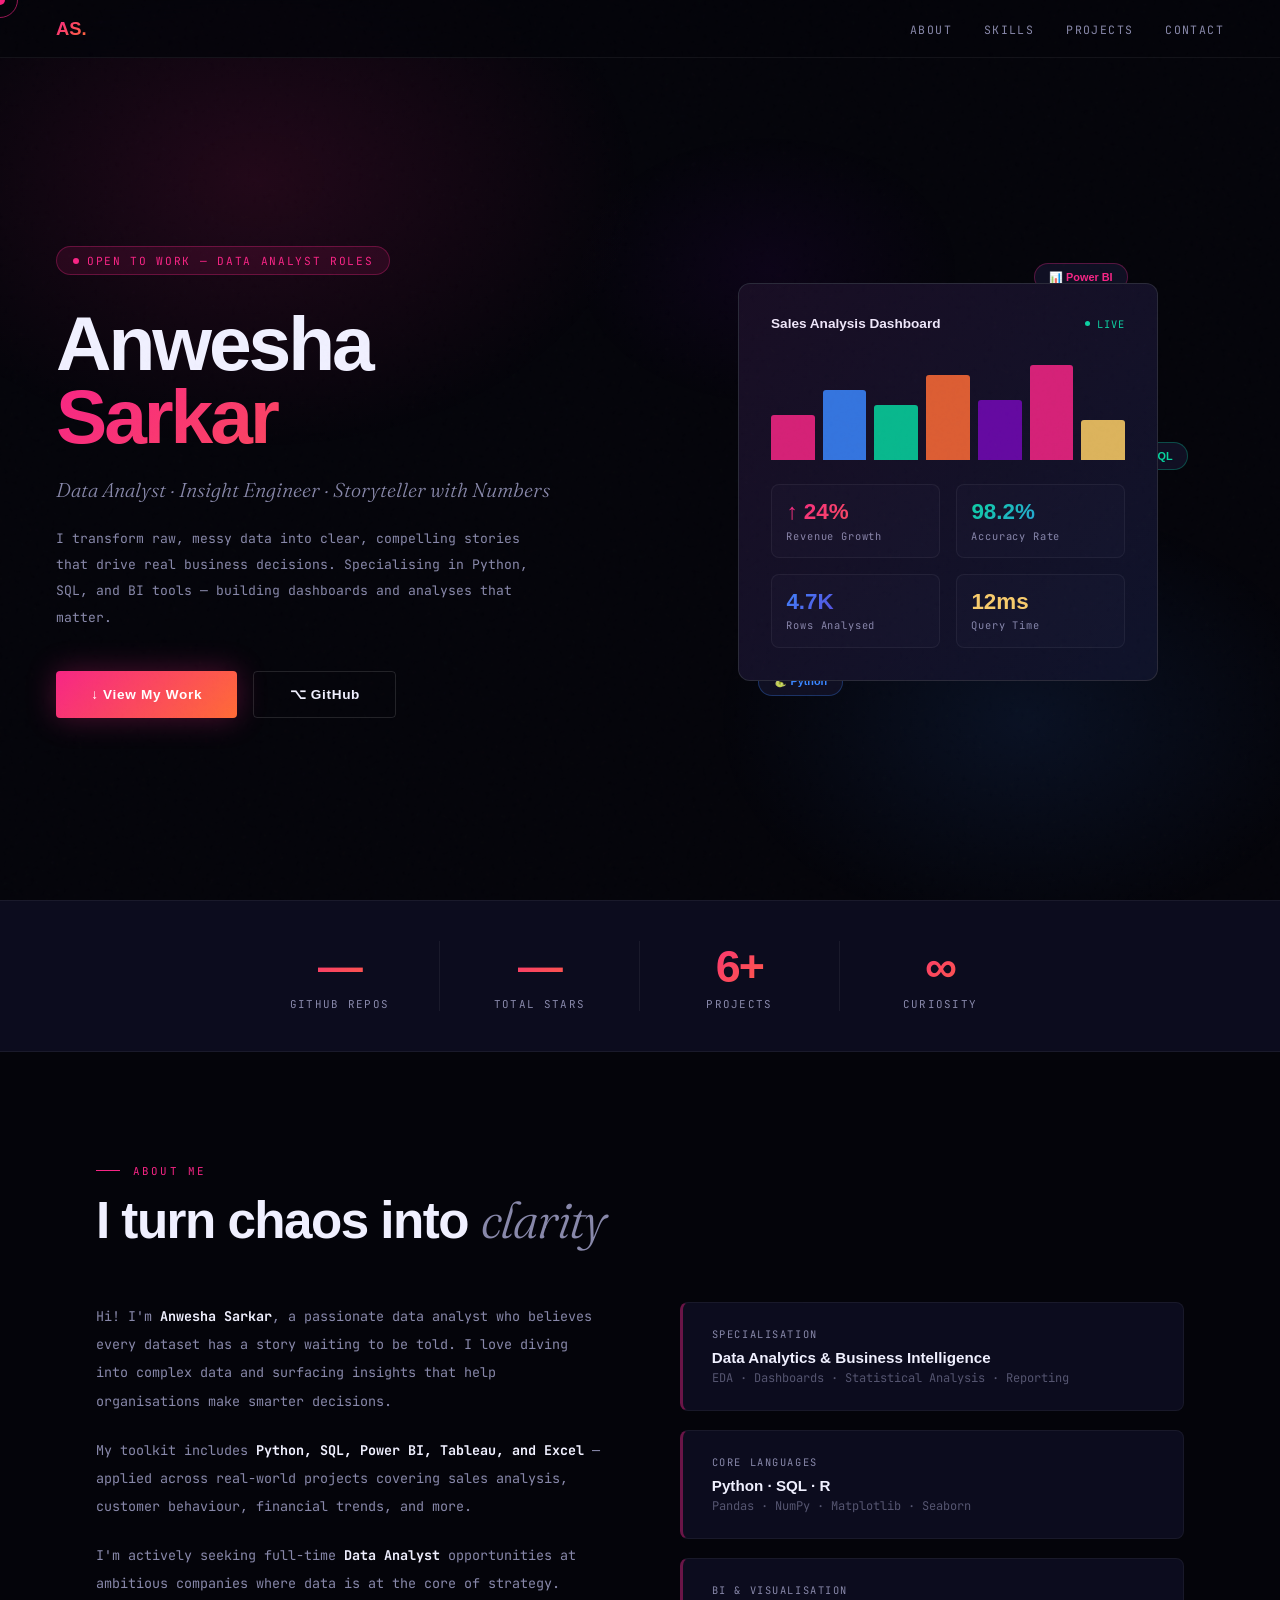
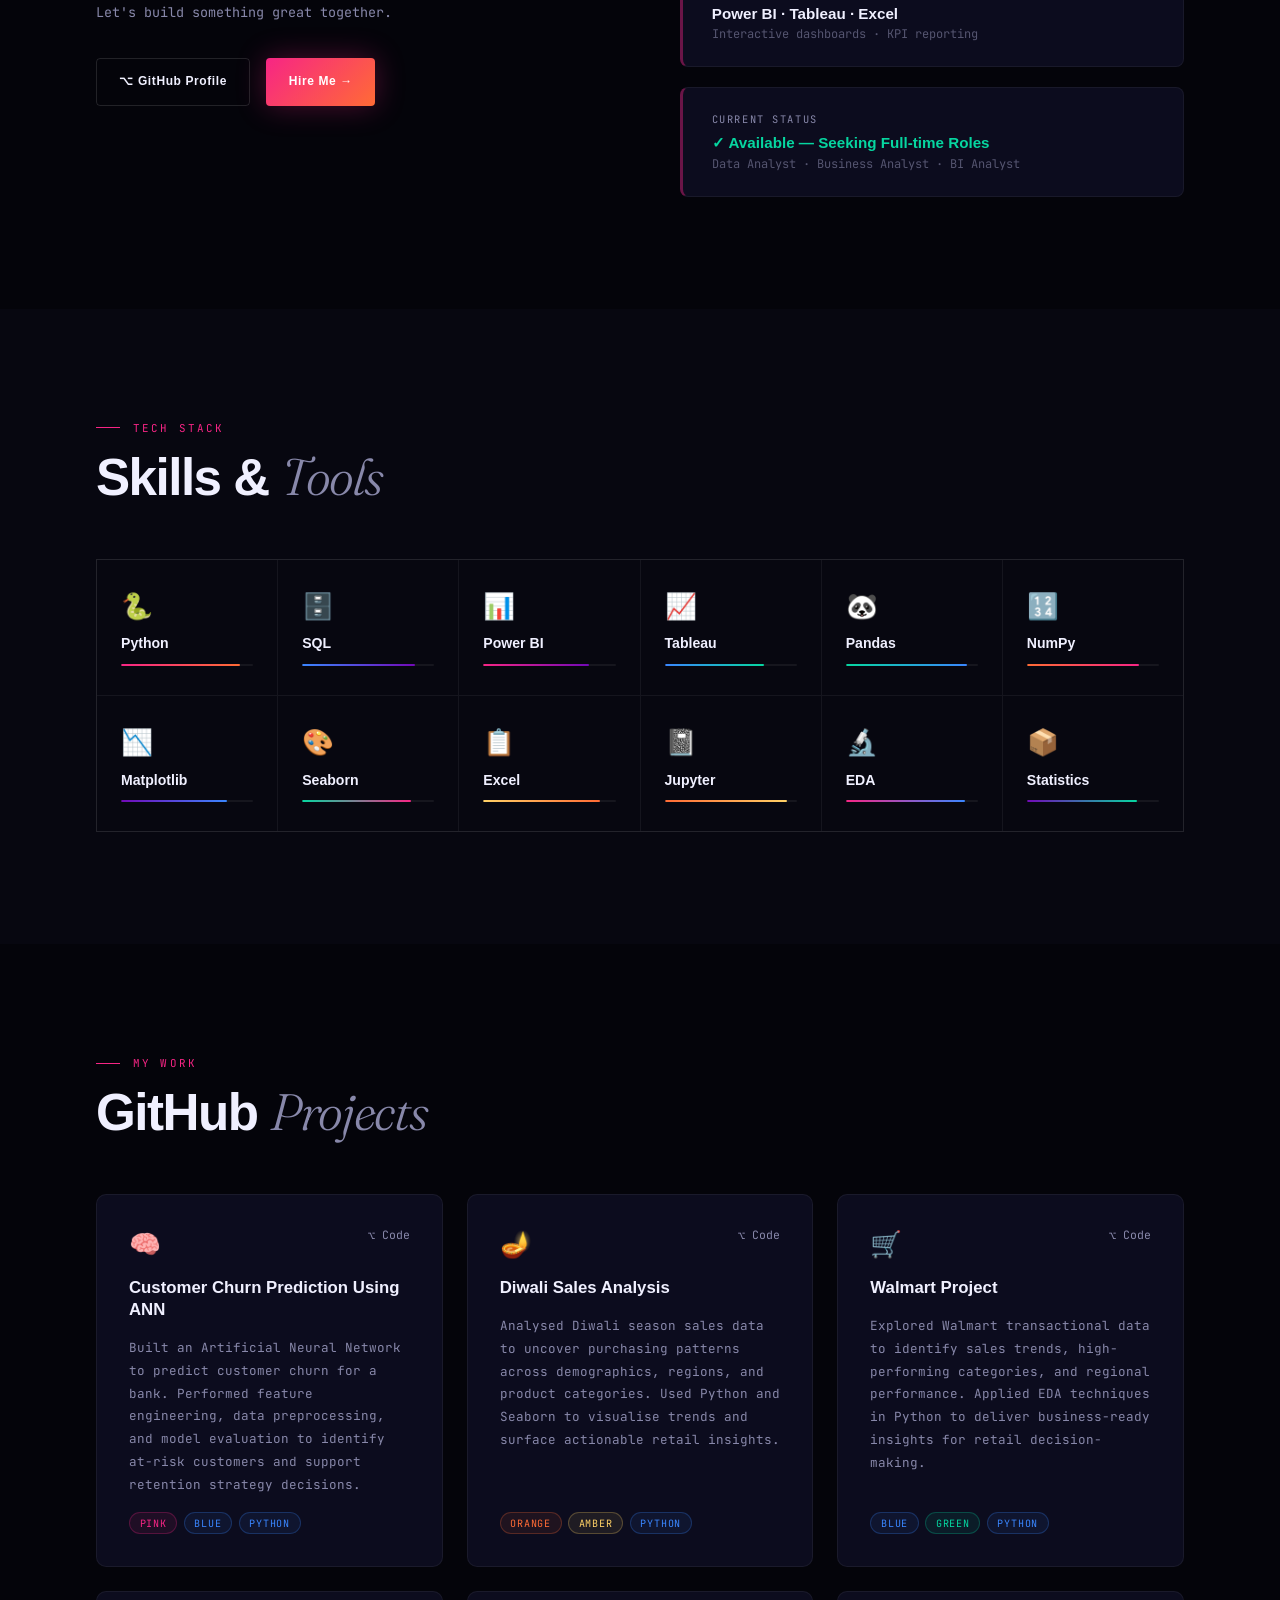
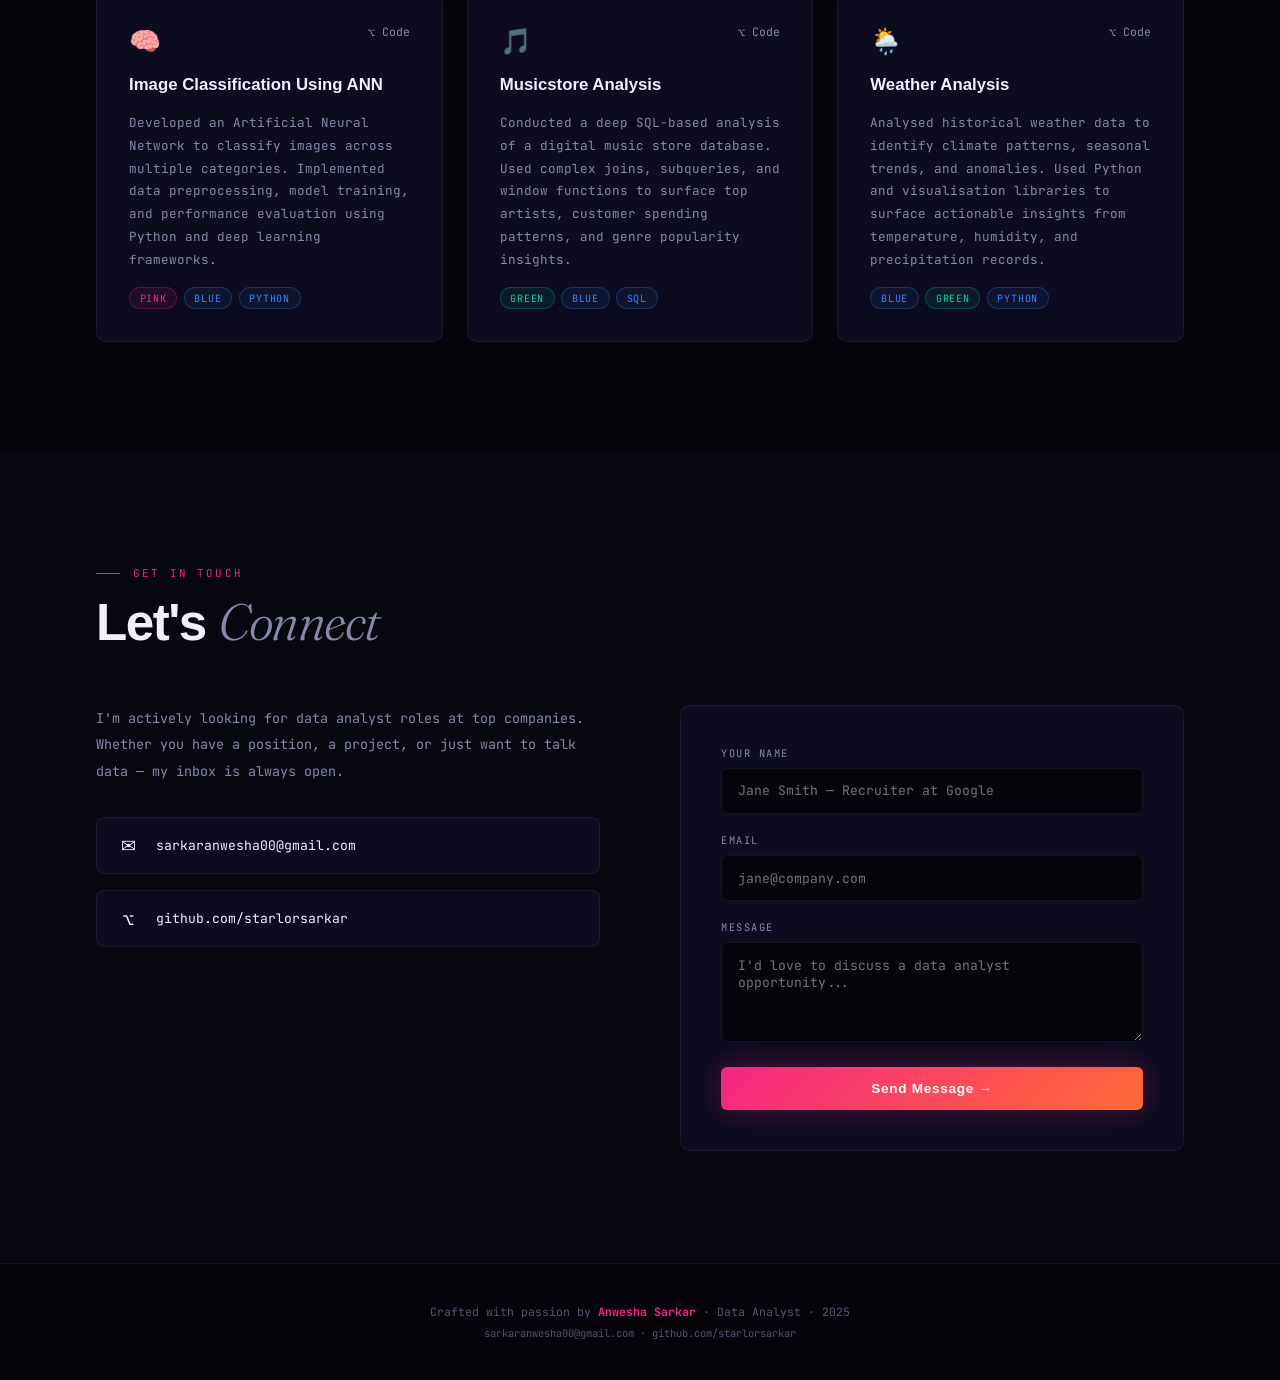
<file: index.html>
<!DOCTYPE html>
<html lang="en">
<head>
<meta charset="UTF-8"/>
<meta name="viewport" content="width=device-width, initial-scale=1.0"/>
<title>Anwesha Sarkar — Data Analyst</title>
<link href="https://fonts.googleapis.com/css2?family=Cabinet+Grotesk:wght@400;500;700;800;900&family=Fraunces:ital,opsz,wght@0,9..144,300;1,9..144,400&family=JetBrains+Mono:wght@300;400;500&display=swap" rel="stylesheet"/>
<style>
*,*::before,*::after{box-sizing:border-box;margin:0;padding:0}
html{scroll-behavior:smooth}
:root{
  --bg:#04040a;--bg2:#070710;--card:#0c0c1e;--card2:#0f0f22;
  --border:rgba(255,255,255,0.06);--border2:rgba(255,255,255,0.12);
  --text:#f0f0ff;--muted:#8888aa;--dim:#555570;
  --v1:#ff6b35;--v2:#f72585;--v3:#7209b7;--v4:#3a86ff;--v5:#06d6a0;--v6:#ffd166;
  --grad1:linear-gradient(135deg,var(--v2),var(--v1));
  --grad2:linear-gradient(135deg,var(--v4),var(--v3));
  --grad3:linear-gradient(135deg,var(--v5),var(--v4));
}
body{background:var(--bg);color:var(--text);font-family:'JetBrains Mono',monospace;overflow-x:hidden;cursor:none}
body::after{content:'';position:fixed;inset:0;background-image:url("data:image/svg+xml,%3Csvg viewBox='0 0 200 200' xmlns='http://www.w3.org/2000/svg'%3E%3Cfilter id='n'%3E%3CfeTurbulence type='fractalNoise' baseFrequency='0.85' numOctaves='4' stitchTiles='stitch'/%3E%3C/filter%3E%3Crect width='100%25' height='100%25' filter='url(%23n)' opacity='0.035'/%3E%3C/svg%3E");pointer-events:none;z-index:9998;opacity:0.5}

.cursor{position:fixed;width:10px;height:10px;background:var(--v2);border-radius:50%;pointer-events:none;z-index:99999;transform:translate(-50%,-50%);mix-blend-mode:difference}
.cursor-ring{position:fixed;width:36px;height:36px;border:1.5px solid var(--v2);border-radius:50%;pointer-events:none;z-index:99998;transform:translate(-50%,-50%);opacity:0.6;transition:left 0.12s ease,top 0.12s ease}

.mesh{position:fixed;top:0;left:0;right:0;bottom:0;pointer-events:none;z-index:0;background:radial-gradient(ellipse 50% 50% at 20% 20%,rgba(247,37,133,0.12) 0%,transparent 60%),radial-gradient(ellipse 40% 40% at 80% 80%,rgba(58,134,255,0.1) 0%,transparent 60%),radial-gradient(ellipse 30% 30% at 60% 30%,rgba(114,9,183,0.08) 0%,transparent 50%);animation:meshMove 12s ease-in-out infinite alternate}
@keyframes meshMove{0%{opacity:1;transform:scale(1)}100%{opacity:0.7;transform:scale(1.08)}}

nav{position:fixed;top:0;left:0;right:0;z-index:1000;display:flex;justify-content:space-between;align-items:center;padding:1.1rem 3.5rem;background:rgba(4,4,10,0.85);backdrop-filter:blur(20px);border-bottom:1px solid var(--border)}
.nav-logo{font-family:'Cabinet Grotesk',sans-serif;font-weight:900;font-size:1.15rem;background:var(--grad1);-webkit-background-clip:text;-webkit-text-fill-color:transparent;background-clip:text}
nav ul{display:flex;gap:2rem;list-style:none}
nav ul a{color:var(--muted);text-decoration:none;font-size:0.72rem;letter-spacing:0.12em;text-transform:uppercase;transition:color 0.25s}
nav ul a:hover{color:var(--v2)}

#hero{min-height:100vh;display:grid;grid-template-columns:1fr 1fr;align-items:center;gap:4rem;padding:9rem 3.5rem 5rem;position:relative;overflow:hidden;max-width:1300px;margin:0 auto}
.badge{display:inline-flex;align-items:center;gap:0.5rem;padding:0.4rem 1rem;border-radius:100px;background:rgba(247,37,133,0.1);border:1px solid rgba(247,37,133,0.3);font-size:0.7rem;letter-spacing:0.15em;text-transform:uppercase;color:var(--v2);margin-bottom:2rem}
.badge-dot{width:6px;height:6px;background:var(--v2);border-radius:50%;animation:blink 1.5s infinite}
@keyframes blink{0%,100%{opacity:1}50%{opacity:0.2}}
h1{font-family:'Cabinet Grotesk',sans-serif;font-weight:900;font-size:clamp(3.2rem,6vw,5.8rem);line-height:0.95;letter-spacing:-0.04em;margin-bottom:1.5rem}
h1 .line1{display:block;color:var(--text)}
h1 .line2{display:block;background:var(--grad1);-webkit-background-clip:text;-webkit-text-fill-color:transparent;background-clip:text}
.hero-role{font-family:'Fraunces',serif;font-style:italic;font-weight:300;font-size:1.25rem;color:var(--muted);margin-bottom:1.5rem}
.hero-desc{font-size:0.82rem;line-height:2;color:var(--muted);max-width:480px;margin-bottom:2.5rem}
.cta-row{display:flex;gap:1rem;flex-wrap:wrap}

.btn-fire{display:inline-flex;align-items:center;gap:0.6rem;padding:0.9rem 2.2rem;background:var(--grad1);color:#fff;font-family:'Cabinet Grotesk',sans-serif;font-weight:800;font-size:0.85rem;letter-spacing:0.05em;text-decoration:none;border:none;cursor:none;border-radius:4px;box-shadow:0 0 30px rgba(247,37,133,0.3);transition:transform 0.2s,box-shadow 0.2s}
.btn-fire:hover{transform:translateY(-3px);box-shadow:0 8px 40px rgba(247,37,133,0.5)}
.btn-ghost{display:inline-flex;align-items:center;gap:0.6rem;padding:0.9rem 2.2rem;background:transparent;color:var(--text);font-family:'Cabinet Grotesk',sans-serif;font-weight:700;font-size:0.85rem;letter-spacing:0.05em;text-decoration:none;border:1px solid var(--border2);border-radius:4px;cursor:none;transition:border-color 0.2s,color 0.2s,transform 0.2s}
.btn-ghost:hover{border-color:var(--v4);color:var(--v4);transform:translateY(-2px)}

.hero-right{position:relative;z-index:2;display:flex;justify-content:center;align-items:center}
.data-visual{width:100%;max-width:420px;background:var(--card);border:1px solid var(--border2);border-radius:12px;padding:2rem;position:relative;overflow:hidden}
.data-visual::before{content:'';position:absolute;inset:0;background:linear-gradient(135deg,rgba(247,37,133,0.05),rgba(58,134,255,0.05))}
.dv-header{display:flex;justify-content:space-between;align-items:center;margin-bottom:1.8rem}
.dv-title{font-family:'Cabinet Grotesk',sans-serif;font-weight:700;font-size:0.85rem;color:var(--text)}
.dv-live{display:flex;align-items:center;gap:0.4rem;font-size:0.65rem;color:var(--v5);letter-spacing:0.1em}
.dv-live-dot{width:5px;height:5px;background:var(--v5);border-radius:50%;animation:blink 1s infinite}
.chart-bars{display:flex;align-items:flex-end;gap:0.5rem;height:100px;margin-bottom:1.5rem}
.bar{flex:1;border-radius:3px 3px 0 0;opacity:0.85;animation:barGrow 1.5s cubic-bezier(0.16,1,0.3,1) forwards;transform-origin:bottom}
@keyframes barGrow{from{transform:scaleY(0)}to{transform:scaleY(1)}}
.dv-stats{display:grid;grid-template-columns:1fr 1fr;gap:1rem}
.dv-stat{background:var(--card2);border:1px solid var(--border);border-radius:8px;padding:0.9rem}
.dv-stat-num{font-family:'Cabinet Grotesk',sans-serif;font-weight:900;font-size:1.4rem}
.dv-stat-label{font-size:0.65rem;color:var(--muted);margin-top:0.2rem;letter-spacing:0.08em}
.chip{position:absolute;background:var(--card2);border:1px solid var(--border2);border-radius:100px;padding:0.4rem 0.9rem;font-size:0.68rem;font-family:'Cabinet Grotesk',sans-serif;font-weight:700;white-space:nowrap;animation:float 4s ease-in-out infinite}
.chip1{top:-20px;right:30px;color:var(--v2);border-color:rgba(247,37,133,0.3);animation-delay:0s}
.chip2{bottom:-15px;left:20px;color:var(--v4);border-color:rgba(58,134,255,0.3);animation-delay:1.5s}
.chip3{top:40%;right:-30px;color:var(--v5);border-color:rgba(6,214,160,0.3);animation-delay:0.8s}
@keyframes float{0%,100%{transform:translateY(0)}50%{transform:translateY(-8px)}}

.stats-strip{background:var(--card);border-top:1px solid var(--border);border-bottom:1px solid var(--border);padding:2.5rem 3.5rem;display:flex;justify-content:center;gap:0;position:relative;z-index:2}
.stat-block{flex:1;max-width:200px;text-align:center;padding:0 2rem;border-right:1px solid var(--border)}
.stat-block:last-child{border-right:none}
.stat-big{font-family:'Cabinet Grotesk',sans-serif;font-weight:900;font-size:2.8rem;letter-spacing:-0.04em;background:var(--grad1);-webkit-background-clip:text;-webkit-text-fill-color:transparent;background-clip:text}
.stat-lbl{font-size:0.68rem;color:var(--muted);letter-spacing:0.12em;text-transform:uppercase;margin-top:0.3rem}

.section-wrap{max-width:1200px;margin:0 auto;padding:7rem 3.5rem}
.eyebrow{display:flex;align-items:center;gap:0.8rem;font-size:0.68rem;letter-spacing:0.2em;text-transform:uppercase;color:var(--v2);margin-bottom:1rem}
.eyebrow::before{content:'';width:24px;height:1px;background:var(--v2)}
.sec-h2{font-family:'Cabinet Grotesk',sans-serif;font-weight:900;font-size:clamp(2.2rem,4vw,3.5rem);letter-spacing:-0.03em;line-height:1.0;margin-bottom:0.6rem}
.sec-h2 em{font-family:'Fraunces',serif;font-style:italic;font-weight:300;color:var(--muted)}

.skills-grid{display:grid;grid-template-columns:repeat(auto-fill,minmax(160px,1fr));gap:1px;background:var(--border);border:1px solid var(--border);margin-top:3.5rem}
.sk{background:var(--bg2);padding:1.8rem 1.5rem;display:flex;flex-direction:column;gap:0.8rem;transition:background 0.3s}
.sk:hover{background:var(--card)}
.sk-icon{font-size:1.6rem}
.sk-name{font-family:'Cabinet Grotesk',sans-serif;font-weight:700;font-size:0.88rem;color:var(--text)}
.sk-track{height:2px;background:var(--border);border-radius:2px;overflow:hidden}
.sk-fill{height:100%;border-radius:2px;width:0;transition:width 1.4s cubic-bezier(0.16,1,0.3,1)}

.proj-grid{display:grid;grid-template-columns:repeat(auto-fill,minmax(320px,1fr));gap:1.5rem;margin-top:3.5rem}
.proj-card{background:var(--card);border:1px solid var(--border);border-radius:10px;padding:2rem;display:flex;flex-direction:column;gap:1rem;position:relative;overflow:hidden;transition:transform 0.35s cubic-bezier(0.16,1,0.3,1),border-color 0.3s,box-shadow 0.35s}
.proj-card:hover{transform:translateY(-6px);border-color:rgba(247,37,133,0.3);box-shadow:0 20px 60px rgba(247,37,133,0.12)}
.proj-top{display:flex;justify-content:space-between;align-items:flex-start}
.proj-emoji{font-size:1.6rem}
.proj-links{display:flex;gap:0.8rem}
.proj-link{display:flex;align-items:center;gap:0.3rem;font-size:0.72rem;color:var(--muted);text-decoration:none;transition:color 0.2s}
.proj-link:hover{color:var(--v2)}
.proj-name{font-family:'Cabinet Grotesk',sans-serif;font-weight:800;font-size:1.05rem;color:var(--text);line-height:1.3}
.proj-desc{font-size:0.79rem;line-height:1.8;color:var(--muted);flex:1}
.proj-tags{display:flex;flex-wrap:wrap;gap:0.4rem;margin-top:auto}
.tag{font-size:0.63rem;padding:0.22rem 0.6rem;border-radius:100px;letter-spacing:0.08em;text-transform:uppercase;border:1px solid}
.t-pink{background:rgba(247,37,133,0.08);border-color:rgba(247,37,133,0.25);color:var(--v2)}
.t-blue{background:rgba(58,134,255,0.08);border-color:rgba(58,134,255,0.25);color:var(--v4)}
.t-green{background:rgba(6,214,160,0.08);border-color:rgba(6,214,160,0.25);color:var(--v5)}
.t-amber{background:rgba(255,209,102,0.08);border-color:rgba(255,209,102,0.25);color:var(--v6)}
.t-orange{background:rgba(255,107,53,0.08);border-color:rgba(255,107,53,0.25);color:var(--v1)}

.proj-loader{text-align:center;padding:4rem;color:var(--muted);font-size:0.82rem}
.spin{width:28px;height:28px;border:2px solid var(--border);border-top-color:var(--v2);border-radius:50%;animation:spinning 0.7s linear infinite;margin:0 auto 1rem}
@keyframes spinning{to{transform:rotate(360deg)}}

.about-grid{display:grid;grid-template-columns:1fr 1fr;gap:5rem;align-items:start}
.about-body{font-size:0.84rem;line-height:2.1;color:var(--muted)}
.about-body p{margin-bottom:1.3rem}
.about-body strong{color:var(--text)}
.cards-col{display:flex;flex-direction:column;gap:1.2rem}
.info-card{padding:1.5rem 1.8rem;background:var(--card);border:1px solid var(--border);border-radius:8px;border-left:3px solid rgba(247,37,133,0.4);transition:border-left-color 0.3s}
.info-card:hover{border-left-color:var(--v2)}
.ic-label{font-size:0.65rem;letter-spacing:0.15em;text-transform:uppercase;color:var(--muted);margin-bottom:0.5rem}
.ic-value{font-family:'Cabinet Grotesk',sans-serif;font-weight:800;font-size:0.95rem;color:var(--text)}
.ic-sub{font-size:0.75rem;color:var(--dim);margin-top:0.25rem}

.contact-grid{display:grid;grid-template-columns:1fr 1fr;gap:5rem;align-items:start}
.contact-desc{font-size:0.84rem;line-height:2;color:var(--muted);margin-bottom:2rem}
.contact-items{display:flex;flex-direction:column;gap:1rem}
.contact-item{display:flex;align-items:center;gap:1rem;padding:1rem 1.3rem;background:var(--card);border:1px solid var(--border);border-radius:8px;color:var(--text);text-decoration:none;font-size:0.82rem;transition:border-color 0.2s,transform 0.2s}
.contact-item:hover{border-color:var(--v2);transform:translateX(4px)}
.ci-icon{font-size:1.1rem;width:22px;text-align:center}
.form-box{background:var(--card);border:1px solid var(--border);border-radius:10px;padding:2.5rem}
.fg{margin-bottom:1.2rem}
.fg label{display:block;font-size:0.65rem;letter-spacing:0.15em;text-transform:uppercase;color:var(--muted);margin-bottom:0.5rem}
.fg input,.fg textarea{width:100%;background:var(--bg);border:1px solid var(--border);color:var(--text);padding:0.85rem 1rem;font-family:'JetBrains Mono',monospace;font-size:0.82rem;outline:none;border-radius:6px;transition:border-color 0.2s}
.fg textarea{height:100px;resize:vertical}
.fg input:focus,.fg textarea:focus{border-color:var(--v2)}

footer{text-align:center;padding:2.5rem 3rem;border-top:1px solid var(--border);font-size:0.72rem;color:var(--dim)}
footer strong{color:var(--v2)}

.reveal{opacity:0;transform:translateY(28px);transition:opacity 0.8s ease,transform 0.8s ease}
.reveal.in{opacity:1;transform:translateY(0)}

@media(max-width:900px){
  #hero{grid-template-columns:1fr;padding:7rem 1.5rem 4rem}
  .hero-right{display:none}
  .about-grid,.contact-grid{grid-template-columns:1fr}
  .section-wrap{padding:5rem 1.5rem}
  nav{padding:1rem 1.5rem}
  nav ul{gap:1.2rem}
  .stats-strip{flex-wrap:wrap;gap:1.5rem;padding:2rem 1.5rem}
  .stat-block{border-right:none}
}
</style>
</head>
<body>
<div class="cursor" id="cursor"></div>
<div class="cursor-ring" id="cursorRing"></div>
<div class="mesh"></div>

<nav>
  <div class="nav-logo">AS.</div>
  <ul>
    <li><a href="#about">About</a></li>
    <li><a href="#skills">Skills</a></li>
    <li><a href="#projects">Projects</a></li>
    <li><a href="#contact">Contact</a></li>
  </ul>
</nav>

<div style="position:relative;z-index:2">
<section id="hero">
  <div class="hero-left" style="position:relative;z-index:2">
    <div class="badge"><div class="badge-dot"></div>Open to Work — Data Analyst Roles</div>
    <h1>
      <span class="line1">Anwesha</span>
      <span class="line2">Sarkar</span>
    </h1>
    <p class="hero-role">Data Analyst · Insight Engineer · Storyteller with Numbers</p>
    <p class="hero-desc">I transform raw, messy data into clear, compelling stories that drive real business decisions. Specialising in Python, SQL, and BI tools — building dashboards and analyses that matter.</p>
    <div class="cta-row">
      <a href="#projects" class="btn-fire">↓ View My Work</a>
      <a href="https://github.com/starlorsarkar" target="_blank" class="btn-ghost">⌥ GitHub</a>
    </div>
  </div>
  <div class="hero-right" style="position:relative;z-index:2">
    <div style="position:relative;width:100%;max-width:420px">
      <div class="chip chip1">📊 Power BI</div>
      <div class="chip chip2">🐍 Python</div>
      <div class="chip chip3">🗄️ SQL</div>
      <div class="data-visual">
        <div class="dv-header">
          <div class="dv-title">Sales Analysis Dashboard</div>
          <div class="dv-live"><div class="dv-live-dot"></div>LIVE</div>
        </div>
        <div class="chart-bars" id="chartBars"></div>
        <div class="dv-stats">
          <div class="dv-stat">
            <div class="dv-stat-num" style="background:var(--grad1);-webkit-background-clip:text;-webkit-text-fill-color:transparent;background-clip:text">↑ 24%</div>
            <div class="dv-stat-label">Revenue Growth</div>
          </div>
          <div class="dv-stat">
            <div class="dv-stat-num" style="background:var(--grad3);-webkit-background-clip:text;-webkit-text-fill-color:transparent;background-clip:text">98.2%</div>
            <div class="dv-stat-label">Accuracy Rate</div>
          </div>
          <div class="dv-stat">
            <div class="dv-stat-num" style="background:var(--grad2);-webkit-background-clip:text;-webkit-text-fill-color:transparent;background-clip:text">4.7K</div>
            <div class="dv-stat-label">Rows Analysed</div>
          </div>
          <div class="dv-stat">
            <div class="dv-stat-num" style="color:var(--v6)">12ms</div>
            <div class="dv-stat-label">Query Time</div>
          </div>
        </div>
      </div>
    </div>
  </div>
</section>
</div>

<div class="stats-strip">
  <div class="stat-block"><div class="stat-big" id="repo-count">—</div><div class="stat-lbl">GitHub Repos</div></div>
  <div class="stat-block"><div class="stat-big" id="star-count">—</div><div class="stat-lbl">Total Stars</div></div>
  <div class="stat-block"><div class="stat-big">6+</div><div class="stat-lbl">Projects</div></div>
  <div class="stat-block"><div class="stat-big">∞</div><div class="stat-lbl">Curiosity</div></div>
</div>

<section id="about">
<div class="section-wrap reveal">
  <div class="eyebrow">About Me</div>
  <h2 class="sec-h2">I turn chaos into <em>clarity</em></h2>
  <div class="about-grid" style="margin-top:3.5rem">
    <div class="about-body">
      <p>Hi! I'm <strong>Anwesha Sarkar</strong>, a passionate data analyst who believes every dataset has a story waiting to be told. I love diving into complex data and surfacing insights that help organisations make smarter decisions.</p>
      <p>My toolkit includes <strong>Python, SQL, Power BI, Tableau, and Excel</strong> — applied across real-world projects covering sales analysis, customer behaviour, financial trends, and more.</p>
      <p>I'm actively seeking full-time <strong>Data Analyst</strong> opportunities at ambitious companies where data is at the core of strategy. Let's build something great together.</p>
      <div style="display:flex;gap:1rem;margin-top:2rem;flex-wrap:wrap">
        <a href="https://github.com/starlorsarkar" target="_blank" class="btn-ghost" style="font-size:0.75rem;padding:0.65rem 1.4rem">⌥ GitHub Profile</a>
        <a href="#contact" class="btn-fire" style="font-size:0.75rem;padding:0.65rem 1.4rem">Hire Me →</a>
      </div>
    </div>
    <div class="cards-col">
      <div class="info-card"><div class="ic-label">Specialisation</div><div class="ic-value">Data Analytics & Business Intelligence</div><div class="ic-sub">EDA · Dashboards · Statistical Analysis · Reporting</div></div>
      <div class="info-card"><div class="ic-label">Core Languages</div><div class="ic-value">Python · SQL · R</div><div class="ic-sub">Pandas · NumPy · Matplotlib · Seaborn</div></div>
      <div class="info-card"><div class="ic-label">BI & Visualisation</div><div class="ic-value">Power BI · Tableau · Excel</div><div class="ic-sub">Interactive dashboards · KPI reporting</div></div>
      <div class="info-card"><div class="ic-label">Current Status</div><div class="ic-value" style="color:var(--v5)">✓ Available — Seeking Full-time Roles</div><div class="ic-sub">Data Analyst · Business Analyst · BI Analyst</div></div>
    </div>
  </div>
</div>
</section>

<section id="skills" style="background:var(--bg2)">
<div class="section-wrap reveal">
  <div class="eyebrow">Tech Stack</div>
  <h2 class="sec-h2">Skills & <em>Tools</em></h2>
  <div class="skills-grid" id="skills-grid"></div>
</div>
</section>

<section id="projects">
<div class="section-wrap reveal">
  <div class="eyebrow">My Work</div>
  <h2 class="sec-h2">GitHub <em>Projects</em></h2>
  <div id="proj-container"><div class="proj-loader"><div class="spin"></div>Fetching from GitHub...</div></div>
</div>
</section>

<section id="contact" style="background:var(--bg2)">
<div class="section-wrap reveal">
  <div class="eyebrow">Get In Touch</div>
  <h2 class="sec-h2">Let's <em>Connect</em></h2>
  <div class="contact-grid" style="margin-top:3.5rem">
    <div>
      <p class="contact-desc">I'm actively looking for data analyst roles at top companies. Whether you have a position, a project, or just want to talk data — my inbox is always open.</p>
      <div class="contact-items">
        <a href="mailto:sarkaranwesha00@gmail.com" class="contact-item"><span class="ci-icon">✉</span>sarkaranwesha00@gmail.com</a>
        <a href="https://github.com/starlorsarkar" target="_blank" class="contact-item"><span class="ci-icon">⌥</span>github.com/starlorsarkar</a>
      </div>
    </div>
    <div class="form-box">
      <div class="fg"><label>Your Name</label><input type="text" placeholder="Jane Smith — Recruiter at Google"/></div>
      <div class="fg"><label>Email</label><input type="email" placeholder="jane@company.com"/></div>
      <div class="fg"><label>Message</label><textarea placeholder="I'd love to discuss a data analyst opportunity..."></textarea></div>
      <button class="btn-fire" style="width:100%;justify-content:center;border-radius:6px;cursor:none" onclick="sendMsg(this)">Send Message →</button>
    </div>
  </div>
</div>
</section>

<footer>
  <p>Crafted with passion by <strong>Anwesha Sarkar</strong> · Data Analyst · 2025</p>
  <p style="margin-top:0.4rem;font-size:0.65rem">sarkaranwesha00@gmail.com · github.com/starlorsarkar</p>
</footer>

<script>
// CURSOR
const cur=document.getElementById('cursor'),ring=document.getElementById('cursorRing');
let mx=0,my=0,rx=0,ry=0;
document.addEventListener('mousemove',e=>{mx=e.clientX;my=e.clientY;cur.style.left=mx+'px';cur.style.top=my+'px'});
(function animRing(){rx+=(mx-rx)*0.12;ry+=(my-ry)*0.12;ring.style.left=rx+'px';ring.style.top=ry+'px';requestAnimationFrame(animRing)})();

// CHART BARS
const barData=[{h:45,c:'var(--v2)'},{h:70,c:'var(--v4)'},{h:55,c:'var(--v5)'},{h:85,c:'var(--v1)'},{h:60,c:'var(--v3)'},{h:95,c:'var(--v2)'},{h:40,c:'var(--v6)'}];
const chartEl=document.getElementById('chartBars');
barData.forEach((b,i)=>{const d=document.createElement('div');d.className='bar';d.style.cssText=`height:${b.h}%;background:${b.c};animation-delay:${i*0.12}s`;chartEl.appendChild(d)});

// SKILLS
const skills=[
  {icon:'🐍',name:'Python',pct:90,g:'linear-gradient(90deg,var(--v2),var(--v1))'},
  {icon:'🗄️',name:'SQL',pct:85,g:'linear-gradient(90deg,var(--v4),var(--v3))'},
  {icon:'📊',name:'Power BI',pct:80,g:'linear-gradient(90deg,var(--v2),var(--v3))'},
  {icon:'📈',name:'Tableau',pct:75,g:'linear-gradient(90deg,var(--v4),var(--v5))'},
  {icon:'🐼',name:'Pandas',pct:92,g:'linear-gradient(90deg,var(--v5),var(--v4))'},
  {icon:'🔢',name:'NumPy',pct:85,g:'linear-gradient(90deg,var(--v1),var(--v2))'},
  {icon:'📉',name:'Matplotlib',pct:80,g:'linear-gradient(90deg,var(--v3),var(--v4))'},
  {icon:'🎨',name:'Seaborn',pct:82,g:'linear-gradient(90deg,var(--v5),var(--v2))'},
  {icon:'📋',name:'Excel',pct:88,g:'linear-gradient(90deg,var(--v6),var(--v1))'},
  {icon:'📓',name:'Jupyter',pct:93,g:'linear-gradient(90deg,var(--v1),var(--v6))'},
  {icon:'🔬',name:'EDA',pct:90,g:'linear-gradient(90deg,var(--v2),var(--v4))'},
  {icon:'📦',name:'Statistics',pct:83,g:'linear-gradient(90deg,var(--v3),var(--v5))'},
];
const sg=document.getElementById('skills-grid');
skills.forEach(s=>{sg.innerHTML+=`<div class="sk"><div class="sk-icon">${s.icon}</div><div class="sk-name">${s.name}</div><div class="sk-track"><div class="sk-fill" data-pct="${s.pct}" style="background:${s.g}"></div></div></div>`});
const skillObs=new IntersectionObserver(e=>{e.forEach(en=>{if(en.isIntersecting){document.querySelectorAll('.sk-fill').forEach(f=>{f.style.width=f.dataset.pct+'%'});skillObs.disconnect()}})},{threshold:0.2});
skillObs.observe(sg);

// GITHUB
const GH='starlorsarkar';
const TAGS=['t-pink','t-blue','t-green','t-amber','t-orange'];
const EMOJIS={python:'🐍',sql:'🗄️',jupyter:'📓',notebook:'📓',power:'📊',tableau:'📈',excel:'📋',dashboard:'📊',analysis:'🔍',data:'📦',visual:'🎨',eda:'🔬',ann:'🧠',neural:'🧠',churn:'📉',diwali:'🪔',walmart:'🛒',music:'🎵',weather:'🌦️',default:'💼'};
function getEmoji(r){const t=((r.name||'')+(r.description||'')+(r.topics||[]).join(' ')).toLowerCase();for(const[k,v] of Object.entries(EMOJIS))if(t.includes(k))return v;return EMOJIS.default}

// Normalize: lowercase, remove all hyphens/underscores/spaces for fuzzy matching
function norm(s){return s.toLowerCase().replace(/[-_\s]/g,'');}

// Normalized targets for our 6 projects
const PINNED_NORM=[
  'customerchurnpredictionusingann',
  'diwalisalesanalysis',
  'walmartproject',
  'imageclassificationusingann',
  'musicstoreanalysis',
  'weatheranalysis'
];

// Descriptions keyed by normalized name
const DESCRIPTIONS={
  'customerchurnpredictionusingann':   'Built an Artificial Neural Network to predict customer churn for a bank. Performed feature engineering, data preprocessing, and model evaluation to identify at-risk customers and support retention strategy decisions.',
  'diwalisalesanalysis':             'Analysed Diwali season sales data to uncover purchasing patterns across demographics, regions, and product categories. Used Python and Seaborn to visualise trends and surface actionable retail insights.',
  'walmartproject':                  'Explored Walmart transactional data to identify sales trends, high-performing categories, and regional performance. Applied EDA techniques in Python to deliver business-ready insights for retail decision-making.',
  'imageclassificationusingann':     'Developed an Artificial Neural Network to classify images across multiple categories. Implemented data preprocessing, model training, and performance evaluation using Python and deep learning frameworks.',
  'musicstoreanalysis':              'Conducted a deep SQL-based analysis of a digital music store database. Used complex joins, subqueries, and window functions to surface top artists, customer spending patterns, and genre popularity insights.',
  'weatheranalysis':                 'Analysed historical weather data to identify climate patterns, seasonal trends, and anomalies. Used Python and visualisation libraries to surface actionable insights from temperature, humidity, and precipitation records.',
};

// Static fallback — shown if GitHub API fails or is rate-limited
const STATIC=[
  {name:'Customer Churn Prediction Using ANN',emoji:'🧠',key:'customerchurnpredictionusingann',url:'https://github.com/starlorsarkar/Customer-Churn-Prediction-using-ANN',lang:'Python',tagClasses:['t-pink','t-blue']},
  {name:'Diwali Sales Analysis',emoji:'🪔',key:'diwalisalesanalysis',url:'https://github.com/starlorsarkar/Diwali_Sales-Analysis',lang:'Python',tagClasses:['t-orange','t-amber']},
  {name:'Walmart Project',emoji:'🛒',key:'walmartproject',url:'https://github.com/starlorsarkar/Walmart_project',lang:'Python',tagClasses:['t-blue','t-green']},
  {name:'Image Classification Using ANN',emoji:'🧠',key:'imageclassificationusingann',url:'https://github.com/starlorsarkar/Image-Classification-using-ANN',lang:'Python',tagClasses:['t-pink','t-blue']},
  {name:'Musicstore Analysis',emoji:'🎵',key:'musicstoreanalysis',url:'https://github.com/starlorsarkar/Musicstore-analysis',lang:'SQL',tagClasses:['t-green','t-blue']},
  {name:'Weather Analysis',emoji:'🌦️',key:'weatheranalysis',url:'https://github.com/starlorsarkar/Weather_Analysis',lang:'Python',tagClasses:['t-blue','t-green']},
];

function buildCard(displayName,emoji,desc,htmlUrl,homepage,language,stars,topics,delay){
  const card=document.createElement('div');
  card.className='proj-card reveal';
  card.style.transitionDelay=`${delay}s`;
  card.innerHTML=`
    <div class="proj-top">
      <div class="proj-emoji">${emoji}</div>
      <div class="proj-links">
        ${homepage?`<a href="${homepage}" target="_blank" class="proj-link">↗ Demo</a>`:''}
        <a href="${htmlUrl}" target="_blank" class="proj-link">⌥ Code</a>
      </div>
    </div>
    <div class="proj-name">${displayName}</div>
    <div class="proj-desc">${desc}</div>
    <div class="proj-tags">
      ${topics.map((t,j)=>`<span class="tag ${TAGS[j%TAGS.length]}">${t}</span>`).join('')}
      ${language?`<span class="tag t-blue">${language}</span>`:''}
      ${stars>0?`<span class="tag t-amber">★ ${stars}</span>`:''}
    </div>`;
  return card;
}

function renderStatic(){
  const container=document.getElementById('proj-container');
  const grid=document.createElement('div');
  grid.className='proj-grid';
  STATIC.forEach((p,i)=>{
    const desc=DESCRIPTIONS[p.key]||'';
    const tagSpans=p.tagClasses.map(t=>`<span class="tag ${t}">${t.replace('t-','')}</span>`).join('');
    const card=document.createElement('div');
    card.className='proj-card reveal';
    card.style.transitionDelay=`${i*0.09}s`;
    card.innerHTML=`
      <div class="proj-top">
        <div class="proj-emoji">${p.emoji}</div>
        <div class="proj-links"><a href="${p.url}" target="_blank" class="proj-link">⌥ Code</a></div>
      </div>
      <div class="proj-name">${p.name}</div>
      <div class="proj-desc">${desc}</div>
      <div class="proj-tags">${tagSpans}<span class="tag t-blue">${p.lang}</span></div>`;
    grid.appendChild(card);
  });
  container.innerHTML='';
  container.appendChild(grid);
  document.querySelectorAll('.proj-card').forEach(el=>revObs.observe(el));
}

async function loadProjects(){
  const container=document.getElementById('proj-container');
  try{
    // Fetch ALL repos in one call — avoids exact-name failures
    const res=await fetch(`https://api.github.com/users/${GH}/repos?per_page=100&sort=updated`,{headers:{'Accept':'application/vnd.github+json'}});
    if(!res.ok) throw new Error('HTTP '+res.status);
    const all=await res.json();
    if(!Array.isArray(all)||all.length===0) throw new Error('empty');

    // Stats strip
    document.getElementById('repo-count').textContent=all.length;
    document.getElementById('star-count').textContent=all.reduce((a,r)=>a+r.stargazers_count,0);

    // Match each target to a repo by fuzzy-normalized name
    const seen=new Set();
    const matched=[];
    PINNED_NORM.forEach(target=>{
      const repo=all.find(r=>{
        const n=norm(r.name);
        return !seen.has(r.id)&&(n===target||n.includes(target)||target.includes(n));
      });
      if(repo){seen.add(repo.id);matched.push(repo);}
    });

    // Fall back to static if we couldn't match enough
    if(matched.length<2){renderStatic();return;}

    const grid=document.createElement('div');
    grid.className='proj-grid';
    matched.forEach((r,i)=>{
      const key=norm(r.name);
      const desc=DESCRIPTIONS[key]||r.description||'A data analytics project exploring insights from real-world datasets.';
      const emoji=getEmoji(r);
      const topics=(r.topics||[]).slice(0,4);
      const displayName=r.name.replace(/[-_]/g,' ').replace(/\b\w/g,c=>c.toUpperCase());
      grid.appendChild(buildCard(displayName,emoji,desc,r.html_url,r.homepage,r.language,r.stargazers_count,topics,i*0.09));
    });
    container.innerHTML='';
    container.appendChild(grid);
    document.querySelectorAll('.proj-card').forEach(el=>revObs.observe(el));
  }catch(e){
    console.warn('GitHub API unavailable, using static data:',e.message);
    renderStatic();
  }
}

// SCROLL REVEAL
const revObs=new IntersectionObserver(entries=>{entries.forEach(e=>{if(e.isIntersecting){e.target.classList.add('in');revObs.unobserve(e.target)}})},{threshold:0.08});
document.querySelectorAll('.reveal').forEach(el=>revObs.observe(el));

// SEND MSG
function sendMsg(btn){btn.textContent='Message Sent ✓';btn.style.background='linear-gradient(135deg,var(--v5),var(--v4))';setTimeout(()=>{btn.textContent='Send Message →';btn.style.background=''},3500)}

loadProjects();
</script>
</body>
</html>
</file>
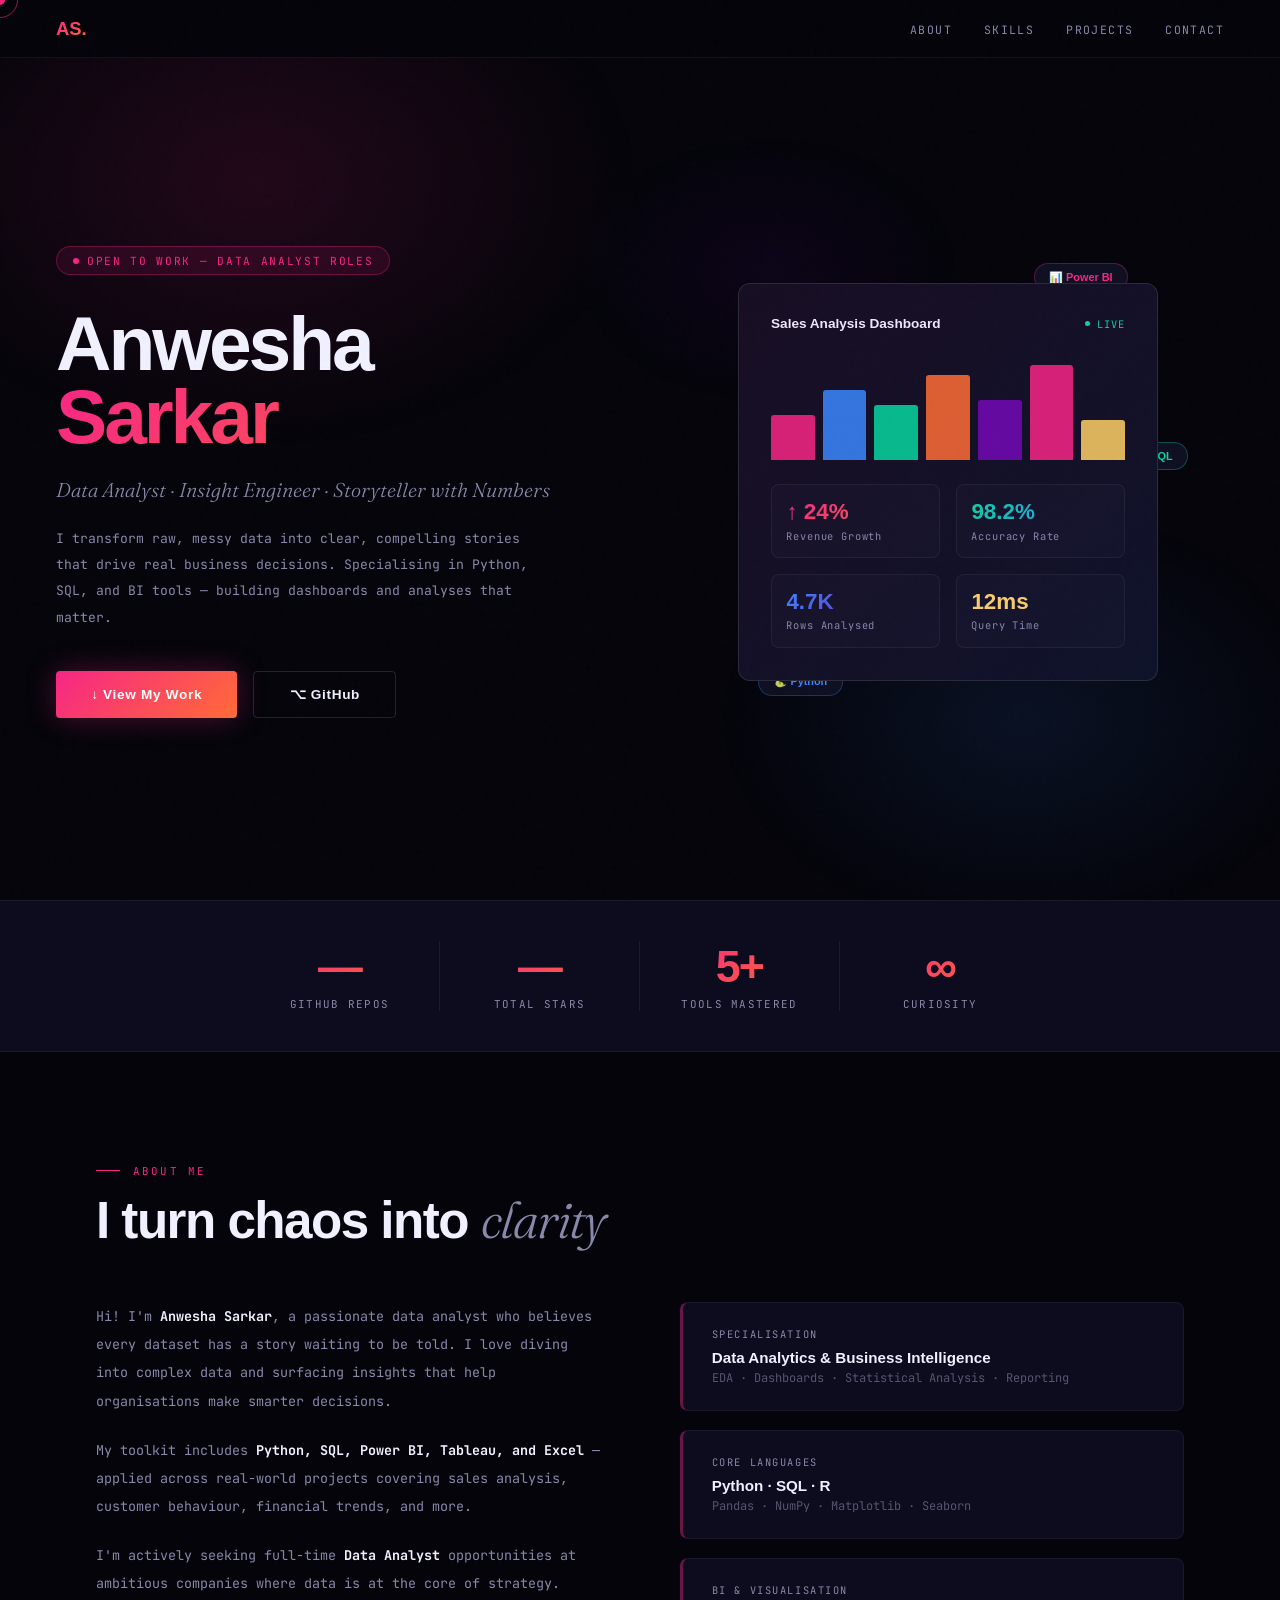
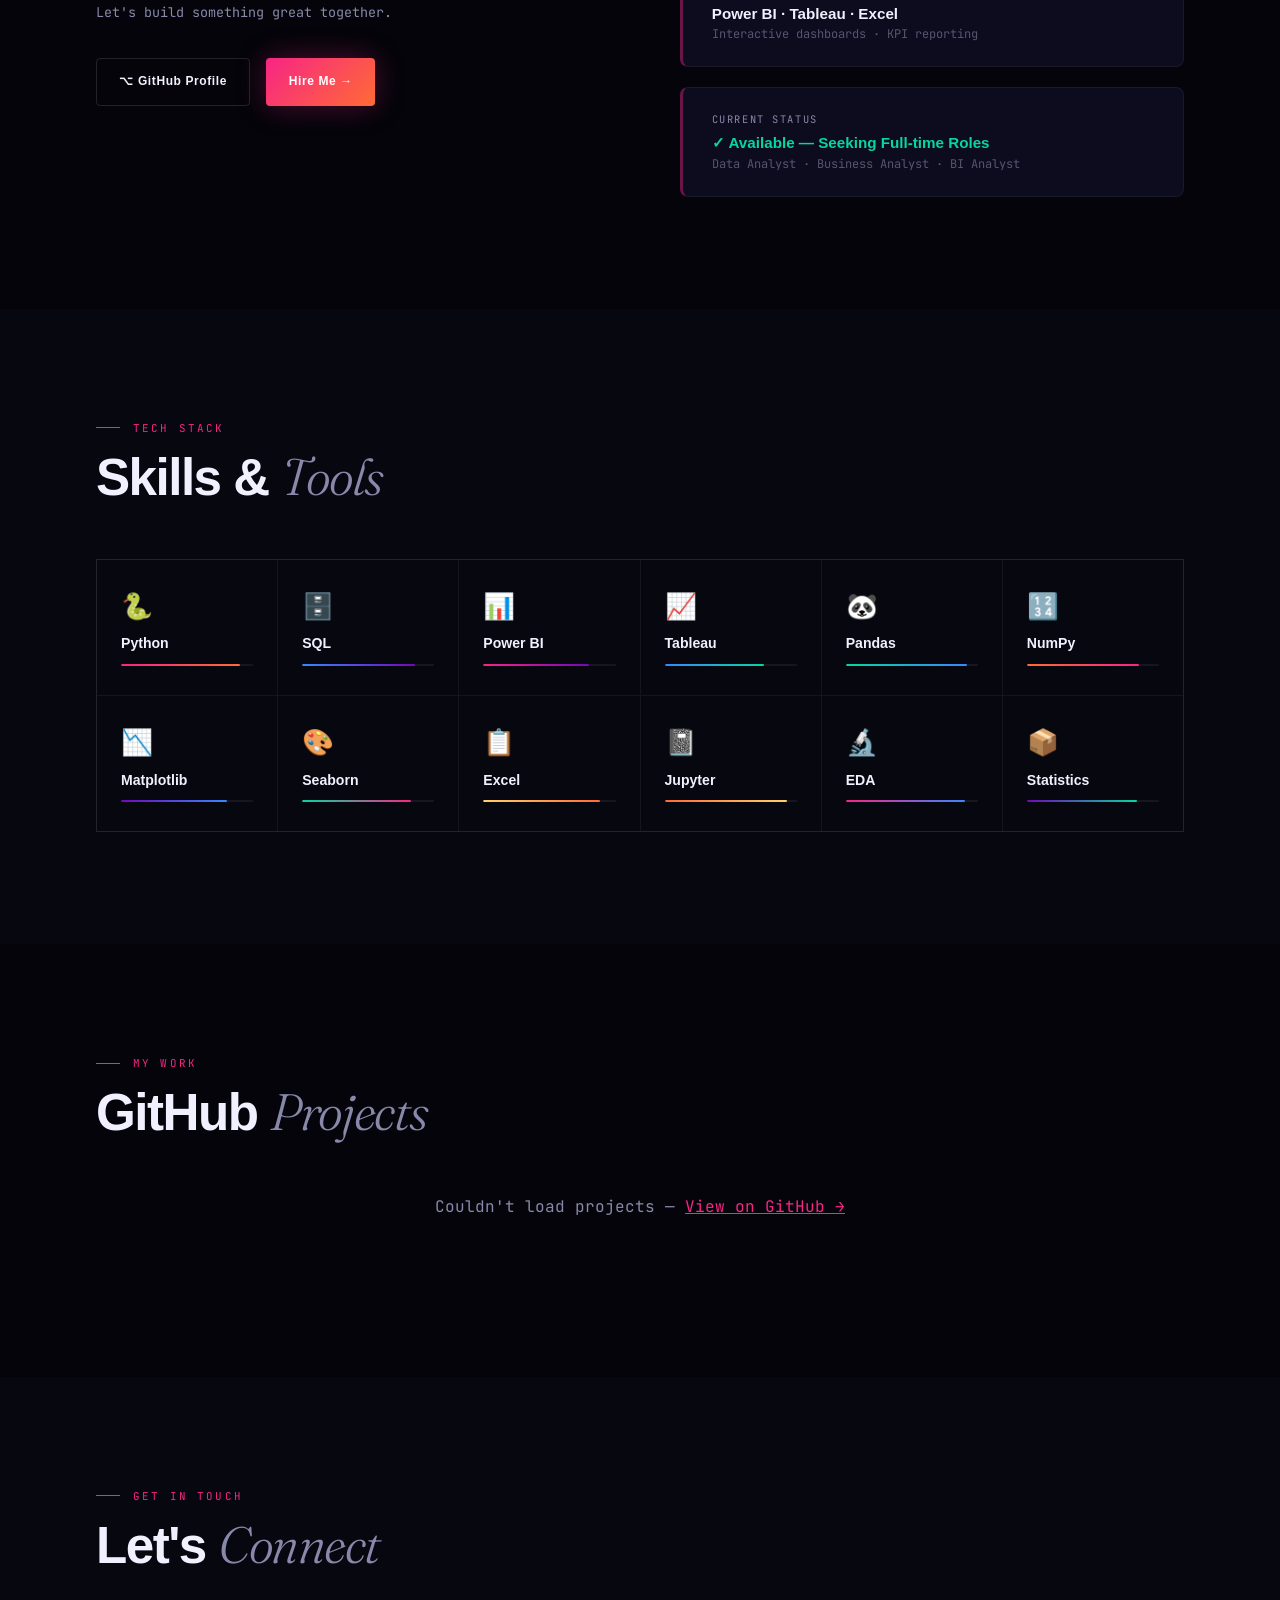
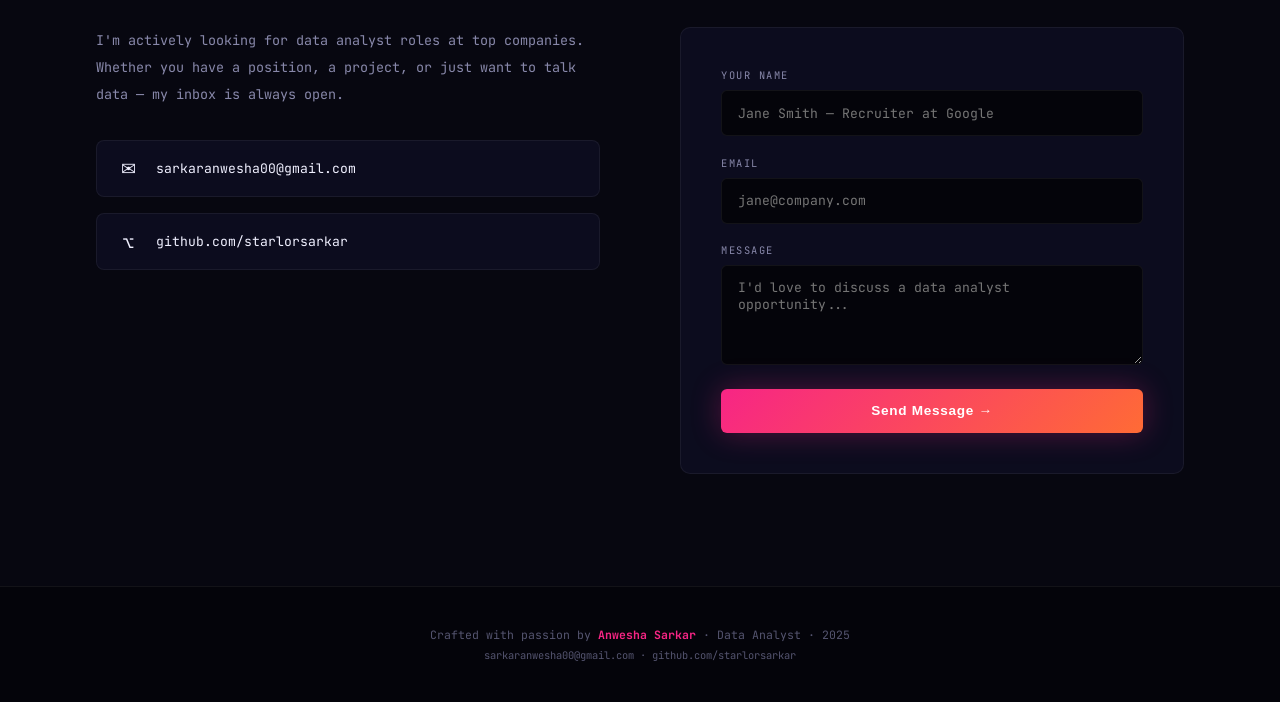
<file: portfolio (3).html>
<!DOCTYPE html>
<html lang="en">
<head>
<meta charset="UTF-8"/>
<meta name="viewport" content="width=device-width, initial-scale=1.0"/>
<title>Anwesha Sarkar — Data Analyst</title>
<link href="https://fonts.googleapis.com/css2?family=Cabinet+Grotesk:wght@400;500;700;800;900&family=Fraunces:ital,opsz,wght@0,9..144,300;1,9..144,400&family=JetBrains+Mono:wght@300;400;500&display=swap" rel="stylesheet"/>
<style>
*,*::before,*::after{box-sizing:border-box;margin:0;padding:0}
html{scroll-behavior:smooth}
:root{
  --bg:#04040a;--bg2:#070710;--card:#0c0c1e;--card2:#0f0f22;
  --border:rgba(255,255,255,0.06);--border2:rgba(255,255,255,0.12);
  --text:#f0f0ff;--muted:#8888aa;--dim:#555570;
  --v1:#ff6b35;--v2:#f72585;--v3:#7209b7;--v4:#3a86ff;--v5:#06d6a0;--v6:#ffd166;
  --grad1:linear-gradient(135deg,var(--v2),var(--v1));
  --grad2:linear-gradient(135deg,var(--v4),var(--v3));
  --grad3:linear-gradient(135deg,var(--v5),var(--v4));
}
body{background:var(--bg);color:var(--text);font-family:'JetBrains Mono',monospace;overflow-x:hidden;cursor:none}
body::after{content:'';position:fixed;inset:0;background-image:url("data:image/svg+xml,%3Csvg viewBox='0 0 200 200' xmlns='http://www.w3.org/2000/svg'%3E%3Cfilter id='n'%3E%3CfeTurbulence type='fractalNoise' baseFrequency='0.85' numOctaves='4' stitchTiles='stitch'/%3E%3C/filter%3E%3Crect width='100%25' height='100%25' filter='url(%23n)' opacity='0.035'/%3E%3C/svg%3E");pointer-events:none;z-index:9998;opacity:0.5}

/* CURSOR */
.cursor{position:fixed;width:10px;height:10px;background:var(--v2);border-radius:50%;pointer-events:none;z-index:99999;transform:translate(-50%,-50%);mix-blend-mode:difference}
.cursor-ring{position:fixed;width:36px;height:36px;border:1.5px solid var(--v2);border-radius:50%;pointer-events:none;z-index:99998;transform:translate(-50%,-50%);opacity:0.6;transition:left 0.12s ease,top 0.12s ease}

/* MESH BG */
.mesh{position:fixed;top:0;left:0;right:0;bottom:0;pointer-events:none;z-index:0;background:radial-gradient(ellipse 50% 50% at 20% 20%,rgba(247,37,133,0.12) 0%,transparent 60%),radial-gradient(ellipse 40% 40% at 80% 80%,rgba(58,134,255,0.1) 0%,transparent 60%),radial-gradient(ellipse 30% 30% at 60% 30%,rgba(114,9,183,0.08) 0%,transparent 50%);animation:meshMove 12s ease-in-out infinite alternate}
@keyframes meshMove{0%{opacity:1;transform:scale(1)}100%{opacity:0.7;transform:scale(1.08)}}

/* NAV */
nav{position:fixed;top:0;left:0;right:0;z-index:1000;display:flex;justify-content:space-between;align-items:center;padding:1.1rem 3.5rem;background:rgba(4,4,10,0.85);backdrop-filter:blur(20px);border-bottom:1px solid var(--border)}
.nav-logo{font-family:'Cabinet Grotesk',sans-serif;font-weight:900;font-size:1.15rem;background:var(--grad1);-webkit-background-clip:text;-webkit-text-fill-color:transparent;background-clip:text}
nav ul{display:flex;gap:2rem;list-style:none}
nav ul a{color:var(--muted);text-decoration:none;font-size:0.72rem;letter-spacing:0.12em;text-transform:uppercase;transition:color 0.25s}
nav ul a:hover{color:var(--v2)}

/* HERO */
#hero{min-height:100vh;display:grid;grid-template-columns:1fr 1fr;align-items:center;gap:4rem;padding:9rem 3.5rem 5rem;position:relative;overflow:hidden;max-width:1300px;margin:0 auto}
.badge{display:inline-flex;align-items:center;gap:0.5rem;padding:0.4rem 1rem;border-radius:100px;background:rgba(247,37,133,0.1);border:1px solid rgba(247,37,133,0.3);font-size:0.7rem;letter-spacing:0.15em;text-transform:uppercase;color:var(--v2);margin-bottom:2rem}
.badge-dot{width:6px;height:6px;background:var(--v2);border-radius:50%;animation:blink 1.5s infinite}
@keyframes blink{0%,100%{opacity:1}50%{opacity:0.2}}
h1{font-family:'Cabinet Grotesk',sans-serif;font-weight:900;font-size:clamp(3.2rem,6vw,5.8rem);line-height:0.95;letter-spacing:-0.04em;margin-bottom:1.5rem}
h1 .line1{display:block;color:var(--text)}
h1 .line2{display:block;background:var(--grad1);-webkit-background-clip:text;-webkit-text-fill-color:transparent;background-clip:text}
.hero-role{font-family:'Fraunces',serif;font-style:italic;font-weight:300;font-size:1.25rem;color:var(--muted);margin-bottom:1.5rem}
.hero-desc{font-size:0.82rem;line-height:2;color:var(--muted);max-width:480px;margin-bottom:2.5rem}
.cta-row{display:flex;gap:1rem;flex-wrap:wrap}

.btn-fire{display:inline-flex;align-items:center;gap:0.6rem;padding:0.9rem 2.2rem;background:var(--grad1);color:#fff;font-family:'Cabinet Grotesk',sans-serif;font-weight:800;font-size:0.85rem;letter-spacing:0.05em;text-decoration:none;border:none;cursor:none;border-radius:4px;box-shadow:0 0 30px rgba(247,37,133,0.3);transition:transform 0.2s,box-shadow 0.2s}
.btn-fire:hover{transform:translateY(-3px);box-shadow:0 8px 40px rgba(247,37,133,0.5)}
.btn-ghost{display:inline-flex;align-items:center;gap:0.6rem;padding:0.9rem 2.2rem;background:transparent;color:var(--text);font-family:'Cabinet Grotesk',sans-serif;font-weight:700;font-size:0.85rem;letter-spacing:0.05em;text-decoration:none;border:1px solid var(--border2);border-radius:4px;cursor:none;transition:border-color 0.2s,color 0.2s,transform 0.2s}
.btn-ghost:hover{border-color:var(--v4);color:var(--v4);transform:translateY(-2px)}

/* HERO RIGHT VISUAL */
.hero-right{position:relative;z-index:2;display:flex;justify-content:center;align-items:center}
.data-visual{width:100%;max-width:420px;background:var(--card);border:1px solid var(--border2);border-radius:12px;padding:2rem;position:relative;overflow:hidden}
.data-visual::before{content:'';position:absolute;inset:0;background:linear-gradient(135deg,rgba(247,37,133,0.05),rgba(58,134,255,0.05))}
.dv-header{display:flex;justify-content:space-between;align-items:center;margin-bottom:1.8rem}
.dv-title{font-family:'Cabinet Grotesk',sans-serif;font-weight:700;font-size:0.85rem;color:var(--text)}
.dv-live{display:flex;align-items:center;gap:0.4rem;font-size:0.65rem;color:var(--v5);letter-spacing:0.1em}
.dv-live-dot{width:5px;height:5px;background:var(--v5);border-radius:50%;animation:blink 1s infinite}
.chart-bars{display:flex;align-items:flex-end;gap:0.5rem;height:100px;margin-bottom:1.5rem}
.bar{flex:1;border-radius:3px 3px 0 0;opacity:0.85;animation:barGrow 1.5s cubic-bezier(0.16,1,0.3,1) forwards;transform-origin:bottom}
@keyframes barGrow{from{transform:scaleY(0)}to{transform:scaleY(1)}}
.dv-stats{display:grid;grid-template-columns:1fr 1fr;gap:1rem}
.dv-stat{background:var(--card2);border:1px solid var(--border);border-radius:8px;padding:0.9rem}
.dv-stat-num{font-family:'Cabinet Grotesk',sans-serif;font-weight:900;font-size:1.4rem}
.dv-stat-label{font-size:0.65rem;color:var(--muted);margin-top:0.2rem;letter-spacing:0.08em}
.chip{position:absolute;background:var(--card2);border:1px solid var(--border2);border-radius:100px;padding:0.4rem 0.9rem;font-size:0.68rem;font-family:'Cabinet Grotesk',sans-serif;font-weight:700;white-space:nowrap;animation:float 4s ease-in-out infinite}
.chip1{top:-20px;right:30px;color:var(--v2);border-color:rgba(247,37,133,0.3);animation-delay:0s}
.chip2{bottom:-15px;left:20px;color:var(--v4);border-color:rgba(58,134,255,0.3);animation-delay:1.5s}
.chip3{top:40%;right:-30px;color:var(--v5);border-color:rgba(6,214,160,0.3);animation-delay:0.8s}
@keyframes float{0%,100%{transform:translateY(0)}50%{transform:translateY(-8px)}}

/* STATS STRIP */
.stats-strip{background:var(--card);border-top:1px solid var(--border);border-bottom:1px solid var(--border);padding:2.5rem 3.5rem;display:flex;justify-content:center;gap:0;position:relative;z-index:2}
.stat-block{flex:1;max-width:200px;text-align:center;padding:0 2rem;border-right:1px solid var(--border)}
.stat-block:last-child{border-right:none}
.stat-big{font-family:'Cabinet Grotesk',sans-serif;font-weight:900;font-size:2.8rem;letter-spacing:-0.04em;background:var(--grad1);-webkit-background-clip:text;-webkit-text-fill-color:transparent;background-clip:text}
.stat-lbl{font-size:0.68rem;color:var(--muted);letter-spacing:0.12em;text-transform:uppercase;margin-top:0.3rem}

/* SECTIONS */
.section-wrap{max-width:1200px;margin:0 auto;padding:7rem 3.5rem}
.eyebrow{display:flex;align-items:center;gap:0.8rem;font-size:0.68rem;letter-spacing:0.2em;text-transform:uppercase;color:var(--v2);margin-bottom:1rem}
.eyebrow::before{content:'';width:24px;height:1px;background:var(--v2)}
.sec-h2{font-family:'Cabinet Grotesk',sans-serif;font-weight:900;font-size:clamp(2.2rem,4vw,3.5rem);letter-spacing:-0.03em;line-height:1.0;margin-bottom:0.6rem}
.sec-h2 em{font-family:'Fraunces',serif;font-style:italic;font-weight:300;color:var(--muted)}

/* SKILLS */
.skills-grid{display:grid;grid-template-columns:repeat(auto-fill,minmax(160px,1fr));gap:1px;background:var(--border);border:1px solid var(--border);margin-top:3.5rem}
.sk{background:var(--bg2);padding:1.8rem 1.5rem;display:flex;flex-direction:column;gap:0.8rem;transition:background 0.3s}
.sk:hover{background:var(--card)}
.sk-icon{font-size:1.6rem}
.sk-name{font-family:'Cabinet Grotesk',sans-serif;font-weight:700;font-size:0.88rem;color:var(--text)}
.sk-track{height:2px;background:var(--border);border-radius:2px;overflow:hidden}
.sk-fill{height:100%;border-radius:2px;width:0;transition:width 1.4s cubic-bezier(0.16,1,0.3,1)}

/* PROJECTS */
.proj-grid{display:grid;grid-template-columns:repeat(auto-fill,minmax(320px,1fr));gap:1.5rem;margin-top:3.5rem}
.proj-card{background:var(--card);border:1px solid var(--border);border-radius:10px;padding:2rem;display:flex;flex-direction:column;gap:1rem;position:relative;overflow:hidden;transition:transform 0.35s cubic-bezier(0.16,1,0.3,1),border-color 0.3s,box-shadow 0.35s}
.proj-card:hover{transform:translateY(-6px);border-color:rgba(247,37,133,0.3);box-shadow:0 20px 60px rgba(247,37,133,0.12)}
.proj-top{display:flex;justify-content:space-between;align-items:flex-start}
.proj-emoji{font-size:1.6rem}
.proj-links{display:flex;gap:0.8rem}
.proj-link{display:flex;align-items:center;gap:0.3rem;font-size:0.72rem;color:var(--muted);text-decoration:none;transition:color 0.2s}
.proj-link:hover{color:var(--v2)}
.proj-name{font-family:'Cabinet Grotesk',sans-serif;font-weight:800;font-size:1.05rem;color:var(--text);line-height:1.3}
.proj-desc{font-size:0.79rem;line-height:1.8;color:var(--muted);flex:1}
.proj-tags{display:flex;flex-wrap:wrap;gap:0.4rem;margin-top:auto}
.tag{font-size:0.63rem;padding:0.22rem 0.6rem;border-radius:100px;letter-spacing:0.08em;text-transform:uppercase;border:1px solid}
.t-pink{background:rgba(247,37,133,0.08);border-color:rgba(247,37,133,0.25);color:var(--v2)}
.t-blue{background:rgba(58,134,255,0.08);border-color:rgba(58,134,255,0.25);color:var(--v4)}
.t-green{background:rgba(6,214,160,0.08);border-color:rgba(6,214,160,0.25);color:var(--v5)}
.t-amber{background:rgba(255,209,102,0.08);border-color:rgba(255,209,102,0.25);color:var(--v6)}
.t-orange{background:rgba(255,107,53,0.08);border-color:rgba(255,107,53,0.25);color:var(--v1)}

.proj-loader{text-align:center;padding:4rem;color:var(--muted);font-size:0.82rem}
.spin{width:28px;height:28px;border:2px solid var(--border);border-top-color:var(--v2);border-radius:50%;animation:spinning 0.7s linear infinite;margin:0 auto 1rem}
@keyframes spinning{to{transform:rotate(360deg)}}

/* ABOUT */
.about-grid{display:grid;grid-template-columns:1fr 1fr;gap:5rem;align-items:start}
.about-body{font-size:0.84rem;line-height:2.1;color:var(--muted)}
.about-body p{margin-bottom:1.3rem}
.about-body strong{color:var(--text)}
.cards-col{display:flex;flex-direction:column;gap:1.2rem}
.info-card{padding:1.5rem 1.8rem;background:var(--card);border:1px solid var(--border);border-radius:8px;border-left:3px solid rgba(247,37,133,0.4);transition:border-left-color 0.3s}
.info-card:hover{border-left-color:var(--v2)}
.ic-label{font-size:0.65rem;letter-spacing:0.15em;text-transform:uppercase;color:var(--muted);margin-bottom:0.5rem}
.ic-value{font-family:'Cabinet Grotesk',sans-serif;font-weight:800;font-size:0.95rem;color:var(--text)}
.ic-sub{font-size:0.75rem;color:var(--dim);margin-top:0.25rem}

/* CONTACT */
.contact-grid{display:grid;grid-template-columns:1fr 1fr;gap:5rem;align-items:start}
.contact-desc{font-size:0.84rem;line-height:2;color:var(--muted);margin-bottom:2rem}
.contact-items{display:flex;flex-direction:column;gap:1rem}
.contact-item{display:flex;align-items:center;gap:1rem;padding:1rem 1.3rem;background:var(--card);border:1px solid var(--border);border-radius:8px;color:var(--text);text-decoration:none;font-size:0.82rem;transition:border-color 0.2s,transform 0.2s}
.contact-item:hover{border-color:var(--v2);transform:translateX(4px)}
.ci-icon{font-size:1.1rem;width:22px;text-align:center}
.form-box{background:var(--card);border:1px solid var(--border);border-radius:10px;padding:2.5rem}
.fg{margin-bottom:1.2rem}
.fg label{display:block;font-size:0.65rem;letter-spacing:0.15em;text-transform:uppercase;color:var(--muted);margin-bottom:0.5rem}
.fg input,.fg textarea{width:100%;background:var(--bg);border:1px solid var(--border);color:var(--text);padding:0.85rem 1rem;font-family:'JetBrains Mono',monospace;font-size:0.82rem;outline:none;border-radius:6px;transition:border-color 0.2s}
.fg textarea{height:100px;resize:vertical}
.fg input:focus,.fg textarea:focus{border-color:var(--v2)}

footer{text-align:center;padding:2.5rem 3rem;border-top:1px solid var(--border);font-size:0.72rem;color:var(--dim)}
footer strong{color:var(--v2)}

.reveal{opacity:0;transform:translateY(28px);transition:opacity 0.8s ease,transform 0.8s ease}
.reveal.in{opacity:1;transform:translateY(0)}

@media(max-width:900px){
  #hero{grid-template-columns:1fr;padding:7rem 1.5rem 4rem}
  .hero-right{display:none}
  .about-grid,.contact-grid{grid-template-columns:1fr}
  .section-wrap{padding:5rem 1.5rem}
  nav{padding:1rem 1.5rem}
  nav ul{gap:1.2rem}
  .stats-strip{flex-wrap:wrap;gap:1.5rem;padding:2rem 1.5rem}
  .stat-block{border-right:none}
}
</style>
</head>
<body>
<div class="cursor" id="cursor"></div>
<div class="cursor-ring" id="cursorRing"></div>
<div class="mesh"></div>

<nav>
  <div class="nav-logo">AS.</div>
  <ul>
    <li><a href="#about">About</a></li>
    <li><a href="#skills">Skills</a></li>
    <li><a href="#projects">Projects</a></li>
    <li><a href="#contact">Contact</a></li>
  </ul>
</nav>

<!-- HERO -->
<div style="position:relative;z-index:2">
<section id="hero">
  <div class="hero-left" style="position:relative;z-index:2">
    <div class="badge"><div class="badge-dot"></div>Open to Work — Data Analyst Roles</div>
    <h1>
      <span class="line1">Anwesha</span>
      <span class="line2">Sarkar</span>
    </h1>
    <p class="hero-role">Data Analyst · Insight Engineer · Storyteller with Numbers</p>
    <p class="hero-desc">I transform raw, messy data into clear, compelling stories that drive real business decisions. Specialising in Python, SQL, and BI tools — building dashboards and analyses that matter.</p>
    <div class="cta-row">
      <a href="#projects" class="btn-fire">↓ View My Work</a>
      <a href="https://github.com/starlorsarkar" target="_blank" class="btn-ghost">⌥ GitHub</a>
    </div>
  </div>
  <div class="hero-right" style="position:relative;z-index:2">
    <div style="position:relative;width:100%;max-width:420px">
      <div class="chip chip1">📊 Power BI</div>
      <div class="chip chip2">🐍 Python</div>
      <div class="chip chip3">🗄️ SQL</div>
      <div class="data-visual">
        <div class="dv-header">
          <div class="dv-title">Sales Analysis Dashboard</div>
          <div class="dv-live"><div class="dv-live-dot"></div>LIVE</div>
        </div>
        <div class="chart-bars" id="chartBars"></div>
        <div class="dv-stats">
          <div class="dv-stat">
            <div class="dv-stat-num" style="background:var(--grad1);-webkit-background-clip:text;-webkit-text-fill-color:transparent;background-clip:text">↑ 24%</div>
            <div class="dv-stat-label">Revenue Growth</div>
          </div>
          <div class="dv-stat">
            <div class="dv-stat-num" style="background:var(--grad3);-webkit-background-clip:text;-webkit-text-fill-color:transparent;background-clip:text">98.2%</div>
            <div class="dv-stat-label">Accuracy Rate</div>
          </div>
          <div class="dv-stat">
            <div class="dv-stat-num" style="background:var(--grad2);-webkit-background-clip:text;-webkit-text-fill-color:transparent;background-clip:text">4.7K</div>
            <div class="dv-stat-label">Rows Analysed</div>
          </div>
          <div class="dv-stat">
            <div class="dv-stat-num" style="color:var(--v6)">12ms</div>
            <div class="dv-stat-label">Query Time</div>
          </div>
        </div>
      </div>
    </div>
  </div>
</section>
</div>

<!-- STATS -->
<div class="stats-strip">
  <div class="stat-block"><div class="stat-big" id="repo-count">—</div><div class="stat-lbl">GitHub Repos</div></div>
  <div class="stat-block"><div class="stat-big" id="star-count">—</div><div class="stat-lbl">Total Stars</div></div>
  <div class="stat-block"><div class="stat-big">5+</div><div class="stat-lbl">Tools Mastered</div></div>
  <div class="stat-block"><div class="stat-big">∞</div><div class="stat-lbl">Curiosity</div></div>
</div>

<!-- ABOUT -->
<section id="about">
<div class="section-wrap reveal">
  <div class="eyebrow">About Me</div>
  <h2 class="sec-h2">I turn chaos into <em>clarity</em></h2>
  <div class="about-grid" style="margin-top:3.5rem">
    <div class="about-body">
      <p>Hi! I'm <strong>Anwesha Sarkar</strong>, a passionate data analyst who believes every dataset has a story waiting to be told. I love diving into complex data and surfacing insights that help organisations make smarter decisions.</p>
      <p>My toolkit includes <strong>Python, SQL, Power BI, Tableau, and Excel</strong> — applied across real-world projects covering sales analysis, customer behaviour, financial trends, and more.</p>
      <p>I'm actively seeking full-time <strong>Data Analyst</strong> opportunities at ambitious companies where data is at the core of strategy. Let's build something great together.</p>
      <div style="display:flex;gap:1rem;margin-top:2rem;flex-wrap:wrap">
        <a href="https://github.com/starlorsarkar" target="_blank" class="btn-ghost" style="font-size:0.75rem;padding:0.65rem 1.4rem">⌥ GitHub Profile</a>
        <a href="#contact" class="btn-fire" style="font-size:0.75rem;padding:0.65rem 1.4rem">Hire Me →</a>
      </div>
    </div>
    <div class="cards-col">
      <div class="info-card"><div class="ic-label">Specialisation</div><div class="ic-value">Data Analytics & Business Intelligence</div><div class="ic-sub">EDA · Dashboards · Statistical Analysis · Reporting</div></div>
      <div class="info-card"><div class="ic-label">Core Languages</div><div class="ic-value">Python · SQL · R</div><div class="ic-sub">Pandas · NumPy · Matplotlib · Seaborn</div></div>
      <div class="info-card"><div class="ic-label">BI & Visualisation</div><div class="ic-value">Power BI · Tableau · Excel</div><div class="ic-sub">Interactive dashboards · KPI reporting</div></div>
      <div class="info-card"><div class="ic-label">Current Status</div><div class="ic-value" style="color:var(--v5)">✓ Available — Seeking Full-time Roles</div><div class="ic-sub">Data Analyst · Business Analyst · BI Analyst</div></div>
    </div>
  </div>
</div>
</section>

<!-- SKILLS -->
<section id="skills" style="background:var(--bg2)">
<div class="section-wrap reveal">
  <div class="eyebrow">Tech Stack</div>
  <h2 class="sec-h2">Skills & <em>Tools</em></h2>
  <div class="skills-grid" id="skills-grid"></div>
</div>
</section>

<!-- PROJECTS -->
<section id="projects">
<div class="section-wrap reveal">
  <div class="eyebrow">My Work</div>
  <h2 class="sec-h2">GitHub <em>Projects</em></h2>
  <div id="proj-container"><div class="proj-loader"><div class="spin"></div>Fetching from GitHub...</div></div>
</div>
</section>

<!-- CONTACT -->
<section id="contact" style="background:var(--bg2)">
<div class="section-wrap reveal">
  <div class="eyebrow">Get In Touch</div>
  <h2 class="sec-h2">Let's <em>Connect</em></h2>
  <div class="contact-grid" style="margin-top:3.5rem">
    <div>
      <p class="contact-desc">I'm actively looking for data analyst roles at top companies. Whether you have a position, a project, or just want to talk data — my inbox is always open.</p>
      <div class="contact-items">
        <a href="mailto:sarkaranwesha00@gmail.com" class="contact-item"><span class="ci-icon">✉</span>sarkaranwesha00@gmail.com</a>
        <a href="https://github.com/starlorsarkar" target="_blank" class="contact-item"><span class="ci-icon">⌥</span>github.com/starlorsarkar</a>
      </div>
    </div>
    <div class="form-box">
      <div class="fg"><label>Your Name</label><input type="text" placeholder="Jane Smith — Recruiter at Google"/></div>
      <div class="fg"><label>Email</label><input type="email" placeholder="jane@company.com"/></div>
      <div class="fg"><label>Message</label><textarea placeholder="I'd love to discuss a data analyst opportunity..."></textarea></div>
      <button class="btn-fire" style="width:100%;justify-content:center;border-radius:6px;cursor:none" onclick="sendMsg(this)">Send Message →</button>
    </div>
  </div>
</div>
</section>

<footer>
  <p>Crafted with passion by <strong>Anwesha Sarkar</strong> · Data Analyst · 2025</p>
  <p style="margin-top:0.4rem;font-size:0.65rem">sarkaranwesha00@gmail.com · github.com/starlorsarkar</p>
</footer>

<script>
// CURSOR
const cur=document.getElementById('cursor'),ring=document.getElementById('cursorRing');
let mx=0,my=0,rx=0,ry=0;
document.addEventListener('mousemove',e=>{mx=e.clientX;my=e.clientY;cur.style.left=mx+'px';cur.style.top=my+'px'});
(function animRing(){rx+=(mx-rx)*0.12;ry+=(my-ry)*0.12;ring.style.left=rx+'px';ring.style.top=ry+'px';requestAnimationFrame(animRing)})();

// CHART BARS
const barData=[{h:45,c:'var(--v2)'},{h:70,c:'var(--v4)'},{h:55,c:'var(--v5)'},{h:85,c:'var(--v1)'},{h:60,c:'var(--v3)'},{h:95,c:'var(--v2)'},{h:40,c:'var(--v6)'}];
const chartEl=document.getElementById('chartBars');
barData.forEach((b,i)=>{const d=document.createElement('div');d.className='bar';d.style.cssText=`height:${b.h}%;background:${b.c};animation-delay:${i*0.12}s`;chartEl.appendChild(d)});

// SKILLS
const skills=[
  {icon:'🐍',name:'Python',pct:90,g:'linear-gradient(90deg,var(--v2),var(--v1))'},
  {icon:'🗄️',name:'SQL',pct:85,g:'linear-gradient(90deg,var(--v4),var(--v3))'},
  {icon:'📊',name:'Power BI',pct:80,g:'linear-gradient(90deg,var(--v2),var(--v3))'},
  {icon:'📈',name:'Tableau',pct:75,g:'linear-gradient(90deg,var(--v4),var(--v5))'},
  {icon:'🐼',name:'Pandas',pct:92,g:'linear-gradient(90deg,var(--v5),var(--v4))'},
  {icon:'🔢',name:'NumPy',pct:85,g:'linear-gradient(90deg,var(--v1),var(--v2))'},
  {icon:'📉',name:'Matplotlib',pct:80,g:'linear-gradient(90deg,var(--v3),var(--v4))'},
  {icon:'🎨',name:'Seaborn',pct:82,g:'linear-gradient(90deg,var(--v5),var(--v2))'},
  {icon:'📋',name:'Excel',pct:88,g:'linear-gradient(90deg,var(--v6),var(--v1))'},
  {icon:'📓',name:'Jupyter',pct:93,g:'linear-gradient(90deg,var(--v1),var(--v6))'},
  {icon:'🔬',name:'EDA',pct:90,g:'linear-gradient(90deg,var(--v2),var(--v4))'},
  {icon:'📦',name:'Statistics',pct:83,g:'linear-gradient(90deg,var(--v3),var(--v5))'},
];
const sg=document.getElementById('skills-grid');
skills.forEach(s=>{sg.innerHTML+=`<div class="sk"><div class="sk-icon">${s.icon}</div><div class="sk-name">${s.name}</div><div class="sk-track"><div class="sk-fill" data-pct="${s.pct}" style="background:${s.g}"></div></div></div>`});
const skillObs=new IntersectionObserver(e=>{e.forEach(en=>{if(en.isIntersecting){document.querySelectorAll('.sk-fill').forEach(f=>{f.style.width=f.dataset.pct+'%'});skillObs.disconnect()}})},{threshold:0.2});
skillObs.observe(sg);

// GITHUB
const GH='starlorsarkar';
// All variations of excluded repo names (lowercase partial match)
const EXCLUDE=[
  'retail-analysis','retail_analysis','retailanalysis',
  'osfin','os-fin',
  'university-analysis','university_analysis','universityanalysis',
  'machine-learning','machine_learning','machinelearning','ml-project','ml_project'
];
const TAGS=['t-pink','t-blue','t-green','t-amber','t-orange'];
const EMOJIS={python:'🐍',sql:'🗄️',jupyter:'📓',notebook:'📓',power:'📊',tableau:'📈',excel:'📋',dashboard:'📊',analysis:'🔍',data:'📦',visual:'🎨',eda:'🔬',default:'💼'};
function getEmoji(r){const t=((r.name||'')+(r.description||'')+(r.topics||[]).join(' ')).toLowerCase();for(const[k,v] of Object.entries(EMOJIS))if(t.includes(k))return v;return EMOJIS.default}

async function loadProjects(){
  try{
    const res=await fetch(`https://api.github.com/users/${GH}/repos?sort=updated&per_page=100`);
    const repos=await res.json();
    if(!Array.isArray(repos))throw new Error();
    document.getElementById('repo-count').textContent=repos.length;
    document.getElementById('star-count').textContent=repos.reduce((a,r)=>a+r.stargazers_count,0);
    const shown=repos
      .filter(r=>!r.fork&&!EXCLUDE.some(ex=>r.name.toLowerCase().includes(ex)))
      .sort((a,b)=>b.stargazers_count-a.stargazers_count||new Date(b.updated_at)-new Date(a.updated_at));
    const container=document.getElementById('proj-container');
    if(!shown.length){container.innerHTML=`<p style="color:var(--muted);text-align:center;padding:3rem">No projects — <a href="https://github.com/${GH}?tab=repositories" target="_blank" style="color:var(--v2)">View on GitHub →</a></p>`;return}
    const grid=document.createElement('div');grid.className='proj-grid';
    shown.forEach((r,i)=>{
      const emoji=getEmoji(r);
      const topics=(r.topics||[]).slice(0,4);
      const updated=new Date(r.updated_at).toLocaleDateString('en-GB',{year:'numeric',month:'short'});
      const card=document.createElement('div');
      card.className='proj-card reveal';
      card.style.transitionDelay=`${(i%6)*0.08}s`;
      card.innerHTML=`
        <div class="proj-top">
          <div class="proj-emoji">${emoji}</div>
          <div class="proj-links">
            ${r.homepage?`<a href="${r.homepage}" target="_blank" class="proj-link">↗ Demo</a>`:''}
            <a href="${r.html_url}" target="_blank" class="proj-link">⌥ Code</a>
          </div>
        </div>
        <div class="proj-name">${r.name.replace(/[-_]/g,' ').replace(/\b\w/g,c=>c.toUpperCase())}</div>
        <div class="proj-desc">${r.description||'A data analytics project exploring insights from real-world datasets using Python and visualisation tools.'}</div>
        <div class="proj-tags">
          ${topics.map((t,j)=>`<span class="tag ${TAGS[j%TAGS.length]}">${t}</span>`).join('')}
          ${r.language?`<span class="tag t-blue">${r.language}</span>`:''}
          ${r.stargazers_count>0?`<span class="tag t-amber">★ ${r.stargazers_count}</span>`:''}
          <span style="margin-left:auto;font-size:0.62rem;color:var(--dim);align-self:center">${updated}</span>
        </div>`;
      grid.appendChild(card);
    });
    container.innerHTML='';container.appendChild(grid);
    document.querySelectorAll('.proj-card').forEach(el=>revObs.observe(el));
  }catch(e){
    document.getElementById('proj-container').innerHTML=`<p style="color:var(--muted);text-align:center;padding:3rem">Couldn't load projects — <a href="https://github.com/${GH}?tab=repositories" target="_blank" style="color:var(--v2)">View on GitHub →</a></p>`;
  }
}

// SCROLL REVEAL
const revObs=new IntersectionObserver(entries=>{entries.forEach(e=>{if(e.isIntersecting){e.target.classList.add('in');revObs.unobserve(e.target)}})},{threshold:0.08});
document.querySelectorAll('.reveal').forEach(el=>revObs.observe(el));

// SEND MSG
function sendMsg(btn){btn.textContent='Message Sent ✓';btn.style.background='linear-gradient(135deg,var(--v5),var(--v4))';setTimeout(()=>{btn.textContent='Send Message →';btn.style.background=''},3500)}

loadProjects();
</script>
</body>
</html>
</file>
